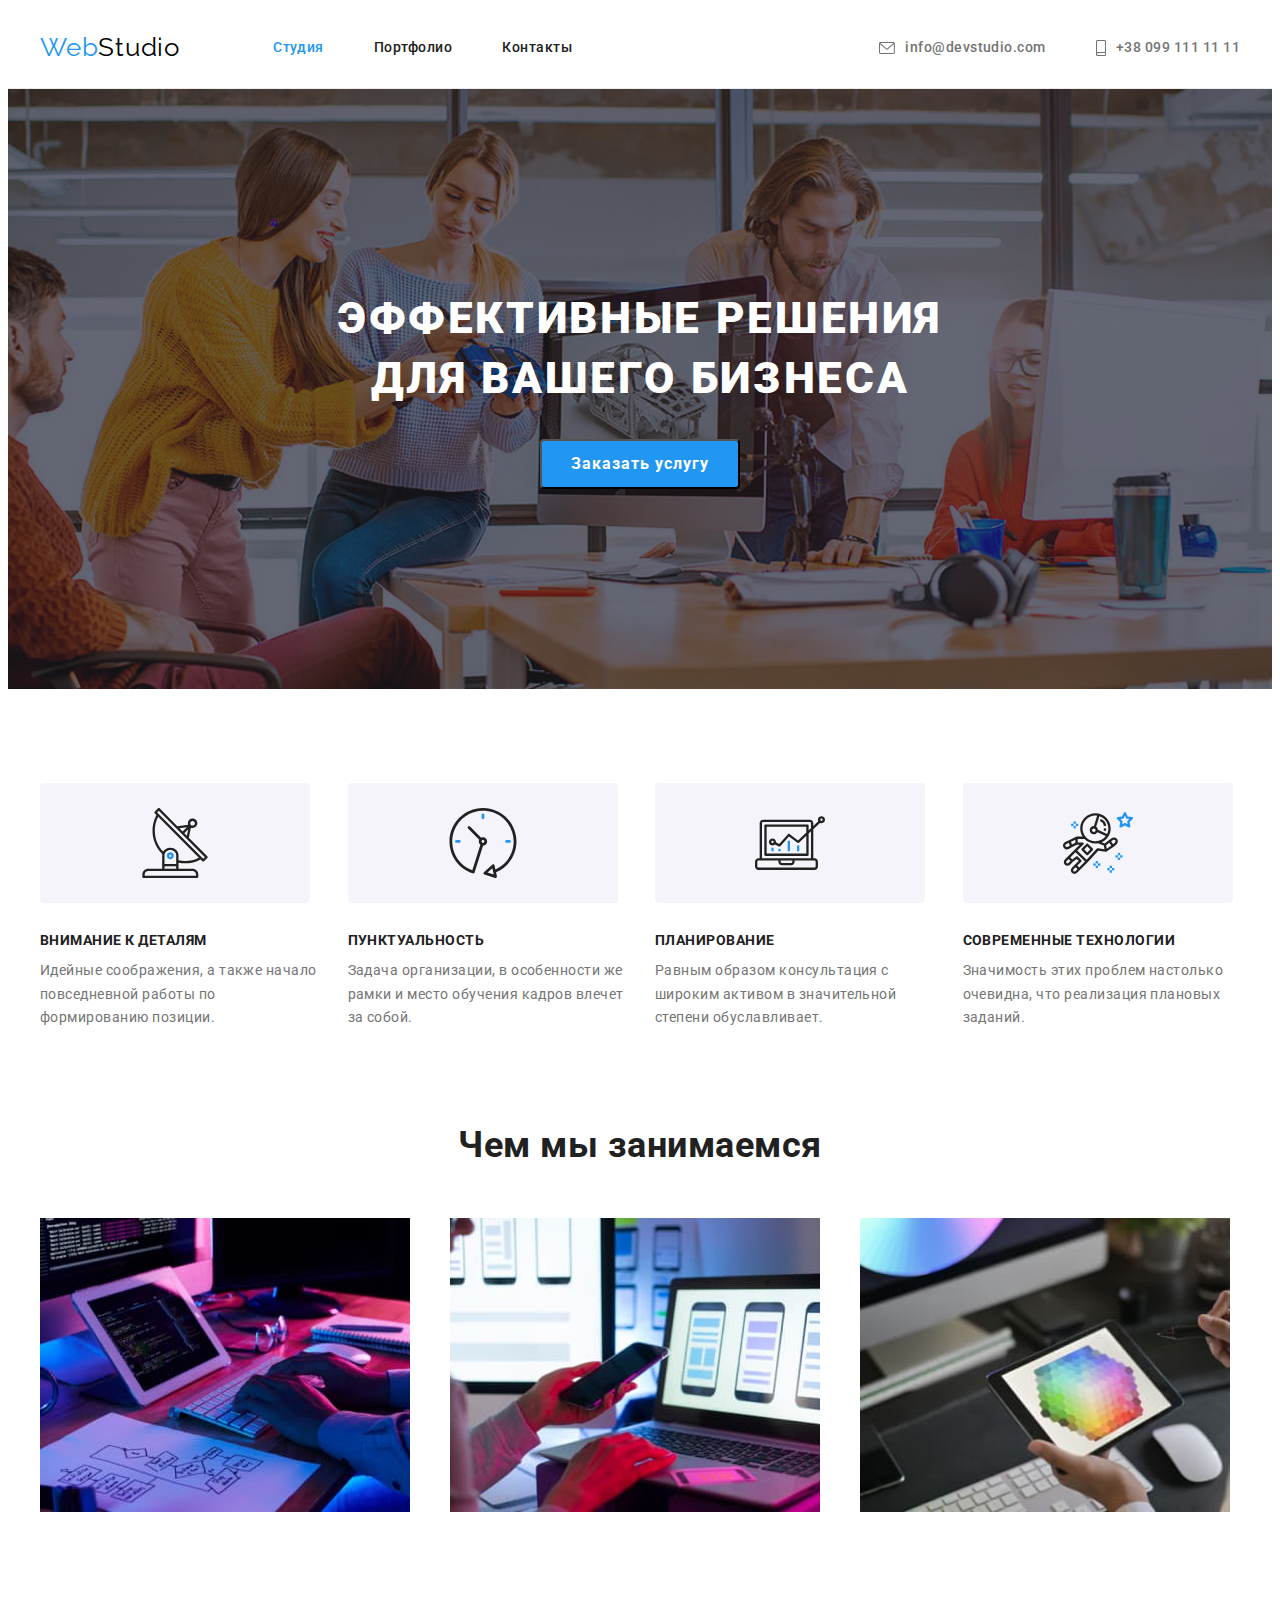
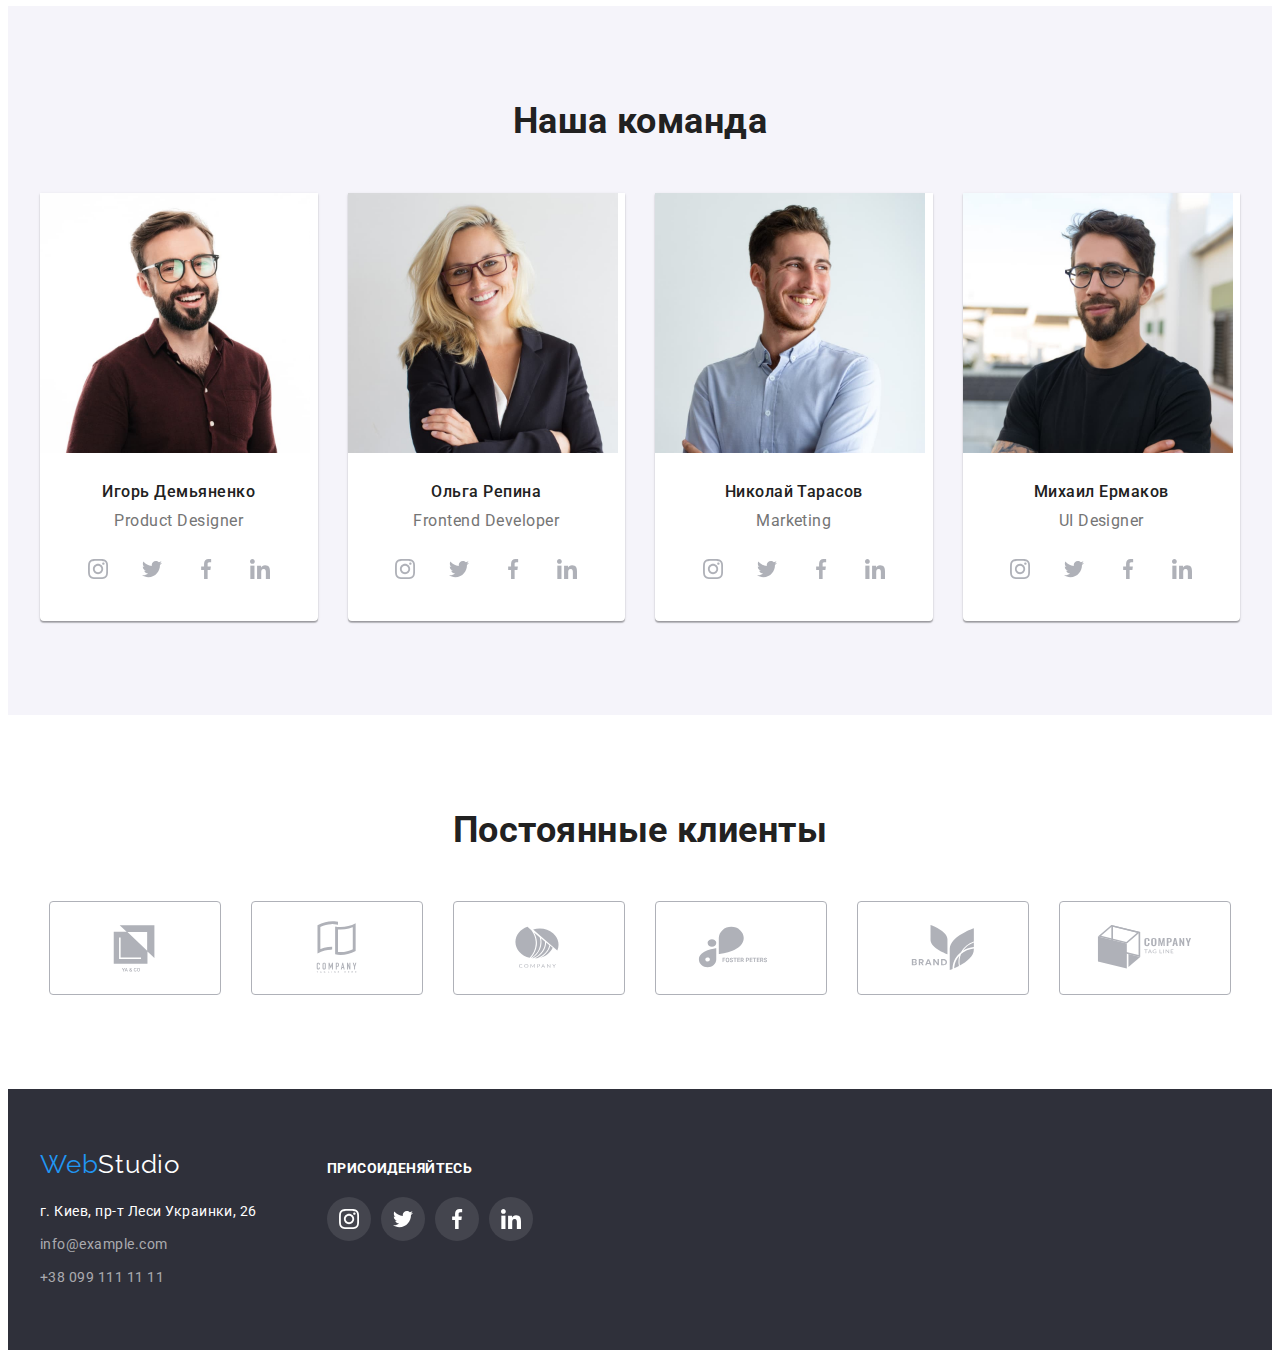
<file: index.html>
<!DOCTYPE html>
<html lang="ru">
<head>
    <meta charset="UTF-8">
    <meta http-equiv="X-UA-Compatible" content="IE=edge">
    <meta name="viewport" content="width=device-width, initial-scale=1.0">
    <title>Document</title>
    <link rel="preconnect" href="https://fonts.googleapis.com">
    <link rel="preconnect" href="https://fonts.gstatic.com" crossorigin>
    <link href="https://fonts.googleapis.com/css2?family=Raleway:wght@700&family=Roboto:wght@400;500;700;900&display=swap"
        rel="stylesheet">
        <link rel="stylesheet" href="https://cdnjs.cloudflare.com/ajax/libs/modern-normalize/1.1.0/modern-normalize.min.css"
            integrity="sha512-wpPYUAdjBVSE4KJnH1VR1HeZfpl1ub8YT/NKx4PuQ5NmX2tKuGu6U/JRp5y+Y8XG2tV+wKQpNHVUX03MfMFn9Q=="
            crossorigin="anonymous" referrerpolicy="no-referrer" />
    <link rel="stylesheet" href="./css/styles.css">
</head>

<body>
    <!-- Шапка -->
    <header class="header">
        <div class="container header-container">
            <nav class="header-nav">
                <a class="logo link" href="">Web<span class="logo-second">Studio</span> </a>
            
                <ul class="header-list list">
                    <li class="header-item"><a class="header-link link current" href="">Студия</a></li>
                    <li class="header-item"><a class="header-link link" href="./portfolio.html">Портфолио</a></li>
                    <li class="header-item"><a class="header-link link" href="">Контакты</a></li>
                </ul>
            </nav>
            <div class="header-contacts">
                <ul class="header-list list">
                    <li class="contacts list"><a class="contacts-link link" href="mailto:info@example.com"> 
                        <svg class="contacts-icon" width="16" height="12">
                        <use href="./images/sprite.svg#icon-envelope"> </use>
                    </svg> info@devstudio.com</a></li>
                    <li class="contacts list"><a class="contacts-link link" href="tel:+380991111111">
                        <svg class="contacts-icon" width="10" height="16">
                            <use href="./images/sprite.svg#icon-smartphone"></use>
                        </svg> +38 099 111 11 11</a></li>
                </ul>
            </div>
        </div>

    </header>

    <main>
        <!-- Герой -->
        <section class="section hero-section">
           <div class="container hero-container">
                <h1 class="hero-title">Эффективные решения для вашего бизнеса</h1>
                <button class="hero-btn btn" type="button">Заказать услугу</button>
        </div>
            </section>
 

        <!-- Описание преимуществ компании -->
        <section class="section benefits-section">
            <h2 class="primary-title visually-hidden">Преимущества компании</h2>
            
            <div class="container benefits-container">
                <ul class="benefits-list list">
                    <li class="benefits-item">
                        <div class="benefits-logo"> <svg class="benefits-icon" >
                            <use href="./images/sprite.svg#icon-antenna-1" width="70" height="70"></use>
                        </svg> </div>
                        <h3 class="benefits-title">Внимание к деталям</h3>
                        <p class="benefits-text">
                            Идейные соображения, а также начало повседневной работы по формированию позиции.
                        </p>
                    </li>
                
                    <li class="benefits-item">
<div class="benefits-logo"> <svg class="benefits-icon">
        <use href="./images/sprite.svg#icon-clock-1" ></use>
    </svg> </div>
                        <h3 class="benefits-title">Пунктуальность</h3>
                        <p class="benefits-text">
                            Задача организации, в особенности же рамки и место обучения кадров влечет за собой.
                        </p>
                    </li>
                
                    <li class="benefits-item">
                        <div class="benefits-logo"> <svg class="benefits-icon">
                                <use href="./images/sprite.svg#icon-diagram-1" width="70" height="70"></use>
                            </svg> </div>
                        <h3 class="benefits-title">Планирование</h3>
                        <p class="benefits-text">
                            Равным образом консультация с широким активом в значительной степени обуславливает.
                        </p>
                    </li>
                
                    <li class="benefits-item">
                        <div class="benefits-logo"> <svg class="benefits-icon">
                                <use href="./images/sprite.svg#icon-astronaut-1" width="70" height="70"></use>
                            </svg> </div>
                        <h3 class="benefits-title">Современные технологии</h3>
                        <p class="benefits-text">
                            Значимость этих проблем настолько очевидна, что реализация плановых заданий.
                        </p>
                    </li>
                </ul>
            </div>
        </section>

        <!-- Описание направления работы -->

        <section class="section">
           <div class="container work-container">
                <h2 class="primary-title">Чем мы занимаемся</h2>
                <ul class="work-list list">
                    <li class="work-item"> <img src="./images/box1.jpg" alt="Рабочее место" width="370"></li>
                    <li class="work-item"><img src="./images/box2.jpg" alt="Компьютер и телефон" width="370"></li>
                    <li class="work-item"><img src="./images/box3.jpg" alt="Планшет" width="370"></li>
                </ul>
           </div>
        </section>

        <!-- Команда -->
        <section class="section team-bgc">
            
            <div class="container team-container"> 
                <h2 class="primary-title">Наша команда</h2>
                <ul class="team-list list">
                    <li class="team-item"><img src="./images/IgorDemianenko.jpg" alt="Игорь Демьяненко" width="270">
                        <div class="team-content">
                            <h3 class="team-title">Игорь Демьяненко</h3>
                            <p class="team-text" lang="en">Product Designer</p>
                            <ul class="social-list list">
                                <li class="social-item"> 
                                    <a href="" class="social-link link">
                                    <svg class="social-icon" width="20" height="20">
                                    <use href="./images/sprite.svg#icon-instagram-2"></use>
                                </svg>
                            </a>
                            </li>
                            <li class="social-item"> 
                                <a href="" class="social-link link">
                                    <svg class="social-icon" width="20" height="20">
                                        <use href="./images/sprite.svg#icon-twitter-1"></use>
                                    </svg>
                                </a>
                            </li>
                            <li class="social-item"> 
                                <a href="" class="social-link link">
                                    <svg class="social-icon" width="20" height="20">
                                        <use href="./images/sprite.svg#icon-facebook-1"></use>
                                    </svg>
                                </a>
                            </li>
                            <li class="social-item"> 
                                <a href="" class="social-link link">
                                    <svg class="social-icon" width="20" height="20">
                                        <use href="./images/sprite.svg#icon-linkedin-1"></use>
                                    </svg>
                                </a>
                            </li>
                            </ul>
                        </div>
                    </li>
                
                    <li class="team-item"><img src="./images/OlgaRepina.jpg" alt="Ольга Репина" width="270">
                    <div class="team-content">
                        <h3 class="team-title">Ольга Репина</h3>
                        <p class="team-text" lang="en">Frontend Developer</p>
                        <ul class="social-list list">
                            <li class="social-item"> <a href="" class="social-link link">
                                    <svg class="social-icon" width="20" height="20">
                                        <use href="./images/sprite.svg#icon-instagram-2"></use>
                                    </svg>
                                </a>
                            </li>
                            <li class="social-item"> <a href="" class="social-link link">
                                    <svg class="social-icon" width="20" height="20">
                                        <use href="./images/sprite.svg#icon-twitter-1"></use>
                                    </svg>
                                </a>
                            </li>
                            <li class="social-item"> <a href="" class="social-link link">
                                    <svg class="social-icon" width="20" height="20">
                                        <use href="./images/sprite.svg#icon-facebook-1"></use>
                                    </svg>
                                </a>
                            </li>
                            <li class="social-item"> <a href="" class="social-link link">
                                    <svg class="social-icon" width="20" height="20">
                                        <use href="./images/sprite.svg#icon-linkedin-1"></use>
                                    </svg>
                                </a>
                            </li>
                            </ul>
                    </div>
                    </li>
                
                    <li class="team-item"><img src="./images/NikTarasov.jpg" alt="Николай Тарасов" width="270">
                        <div class="team-content">
                        <h3 class="team-title">Николай Тарасов</h3>
                        <p class="team-text" lang="en">Marketing</p>
                    <ul class="social-list list">
                        <li class="social-item"> <a href="" class="social-link link">
                                <svg class="social-icon" width="20" height="20">
                                    <use href="./images/sprite.svg#icon-instagram-2"></use>
                                </svg>
                            </a>
                        </li>
                        <li class="social-item"> <a href="" class="social-link link">
                                <svg class="social-icon" width="20" height="20">
                                    <use href="./images/sprite.svg#icon-twitter-1"></use>
                                </svg>
                            </a>
                        </li>
                        <li class="social-item"> <a href="" class="social-link link">
                                <svg class="social-icon" width="20" height="20">
                                    <use href="./images/sprite.svg#icon-facebook-1"></use>
                                </svg>
                            </a>
                        </li>
                        <li class="social-item"> <a href="" class="social-link link">
                                <svg class="social-icon" width="20" height="20">
                                    <use href="./images/sprite.svg#icon-linkedin-1"></use>
                                </svg>
                            </a>
                        </li>
                        </ul>
                    </div>
                    </li>
                
                    <li class="team-item"><img src="./images/MichaelErmakov.jpg" alt="Михаил Ермаков" width="270">
                    <div class="team-content">
                        <h3 class="team-title">Михаил Ермаков</h3>
                        <p class="team-text" lang="en">UI Designer</p>
                    <ul class="social-list list">
                        <li class="social-item"> <a href="" class="social-link link">
                                <svg class="social-icon" width="20" height="20">
                                    <use href="./images/sprite.svg#icon-instagram-2"></use>
                                </svg>
                            </a>
                        </li>
                        <li class="social-item"> <a href="" class="social-link link">
                                <svg class="social-icon" width="20" height="20">
                                    <use href="./images/sprite.svg#icon-twitter-1"></use>
                                </svg>
                            </a>
                        </li>
                        <li class="social-item"> <a href="" class="social-link link">
                                <svg class="social-icon" width="20" height="20">
                                    <use href="./images/sprite.svg#icon-facebook-1"></use>
                                </svg>
                            </a>
                        </li>
                        <li class="social-item"> <a href="" class="social-link link">
                                <svg class="social-icon" width="20" height="20">
                                    <use href="./images/sprite.svg#icon-linkedin-1"></use>
                                </svg>
                            </a>
                        </li>
                        </ul>
                    </div>
                    </li>
                </ul>
            </div>

        </section>

        <!-- Компании -->

        <section class="section">
            <div class="container">
            <h2 class="clients-title">Постоянные клиенты</h2>
            <ul class="clients-list list">
               
                <li class="clients-item">
                    <a href="" class="clients-link">
                    <svg class="clients-icon" >
                        <use href="./images/sprite.svg#icon-Logo" ></use>
                    </svg>
                    </a>
                </li>
                
                <li class="clients-item">
                    <a href="" class="clients-link">
                    <svg class="clients-icon" width="106" height="60">
                        <use href="./images/sprite.svg#icon-Logo-1" ></use>
                    </svg>
                    </a>
                </li>
                
                <li class="clients-item">
                    <a href="" class="clients-link">
                    <svg class="clients-icon" width="106" height="60">
                        <use href="./images/sprite.svg#icon-Logo-2" ></use>
                    </svg>
                    </a>
                </li>
                
                <li class="clients-item">
                    <a href="" class="clients-link">
                    <svg class="clients-icon" width="106" height="60">
                        <use href="./images/sprite.svg#icon-Logo-3" ></use>
                    </svg>
                    </a>
                </li>
                
                <li class="clients-item">
                    <a href="" class="clients-link">
                    <svg class="clients-icon" width="106" height="60">
                        <use href="./images/sprite.svg#icon-Logo-4" ></use>
                    </svg>
                    </a>
                </li>
                
                <li class="clients-item">
                    <a href="" class="clients-link">
                    <svg class="clients-icon" width="106" height="60">
                        <use href="./images/sprite.svg#icon-Logo-5" ></use>
                    </svg>
                    </a>
                </li>
            </ul>
            </div>
        </section>

    </main>

    <!-- футер -->
    <footer class="footer">
        <div class="footer-container container">
    <div>
            <a class="logo link" href="./index.html">Web<span class="footer-logo">Studio</span> </a>
        <address class="address"> 
        <ul class="footer-list list">
            <li class="footer-item"><a class="footer-address link" href="">г. Киев, пр-т Леси Украинки, 26</a></li>
            <li class="footer-item"><a class="footer-contacts link" href="mailto:info@example.com">info@example.com</a></li>
            <li class="footer-item"><a class="footer-contacts link" href="tel:+380991111111">+38 099 111 11 11</a></li>
        </ul>
        </address>
        </div>
        <div class="footer-right">
            <h2 class="footer-right-title">Присоиденяйтесь</h2>
            <ul class="footer-social list">
                <li class="footer-social-item"> <a href="" class="footer-social-link link">
                        <svg class="footer-social-icon" width="20" height="20">
                            <use href="./images/sprite.svg#icon-instagram-2"></use>
                        </svg>
                    </a>
                </li>
                <li class="footer-social-item"> <a href="" class="footer-social-link link">
                        <svg class="footer-social-icon" width="20" height="20">
                            <use href="./images/sprite.svg#icon-twitter-1"></use>
                        </svg>
                    </a>
                </li>
                <li class="footer-social-item"> <a href="" class="footer-social-link link">
                        <svg class="footer-social-icon" width="20" height="20">
                            <use href="./images/sprite.svg#icon-facebook-1"></use>
                        </svg>
                    </a>
                </li>
                <li class="footer-social-item"> <a href="" class="footer-social-link link">
                        <svg class="footer-social-icon" width="20" height="20">
                            <use href="./images/sprite.svg#icon-linkedin-1"></use>
                        </svg>
                    </a>
                </li>
                </ul>
        </div>
</div>
    </footer>
    
</body>
</html>
</file>
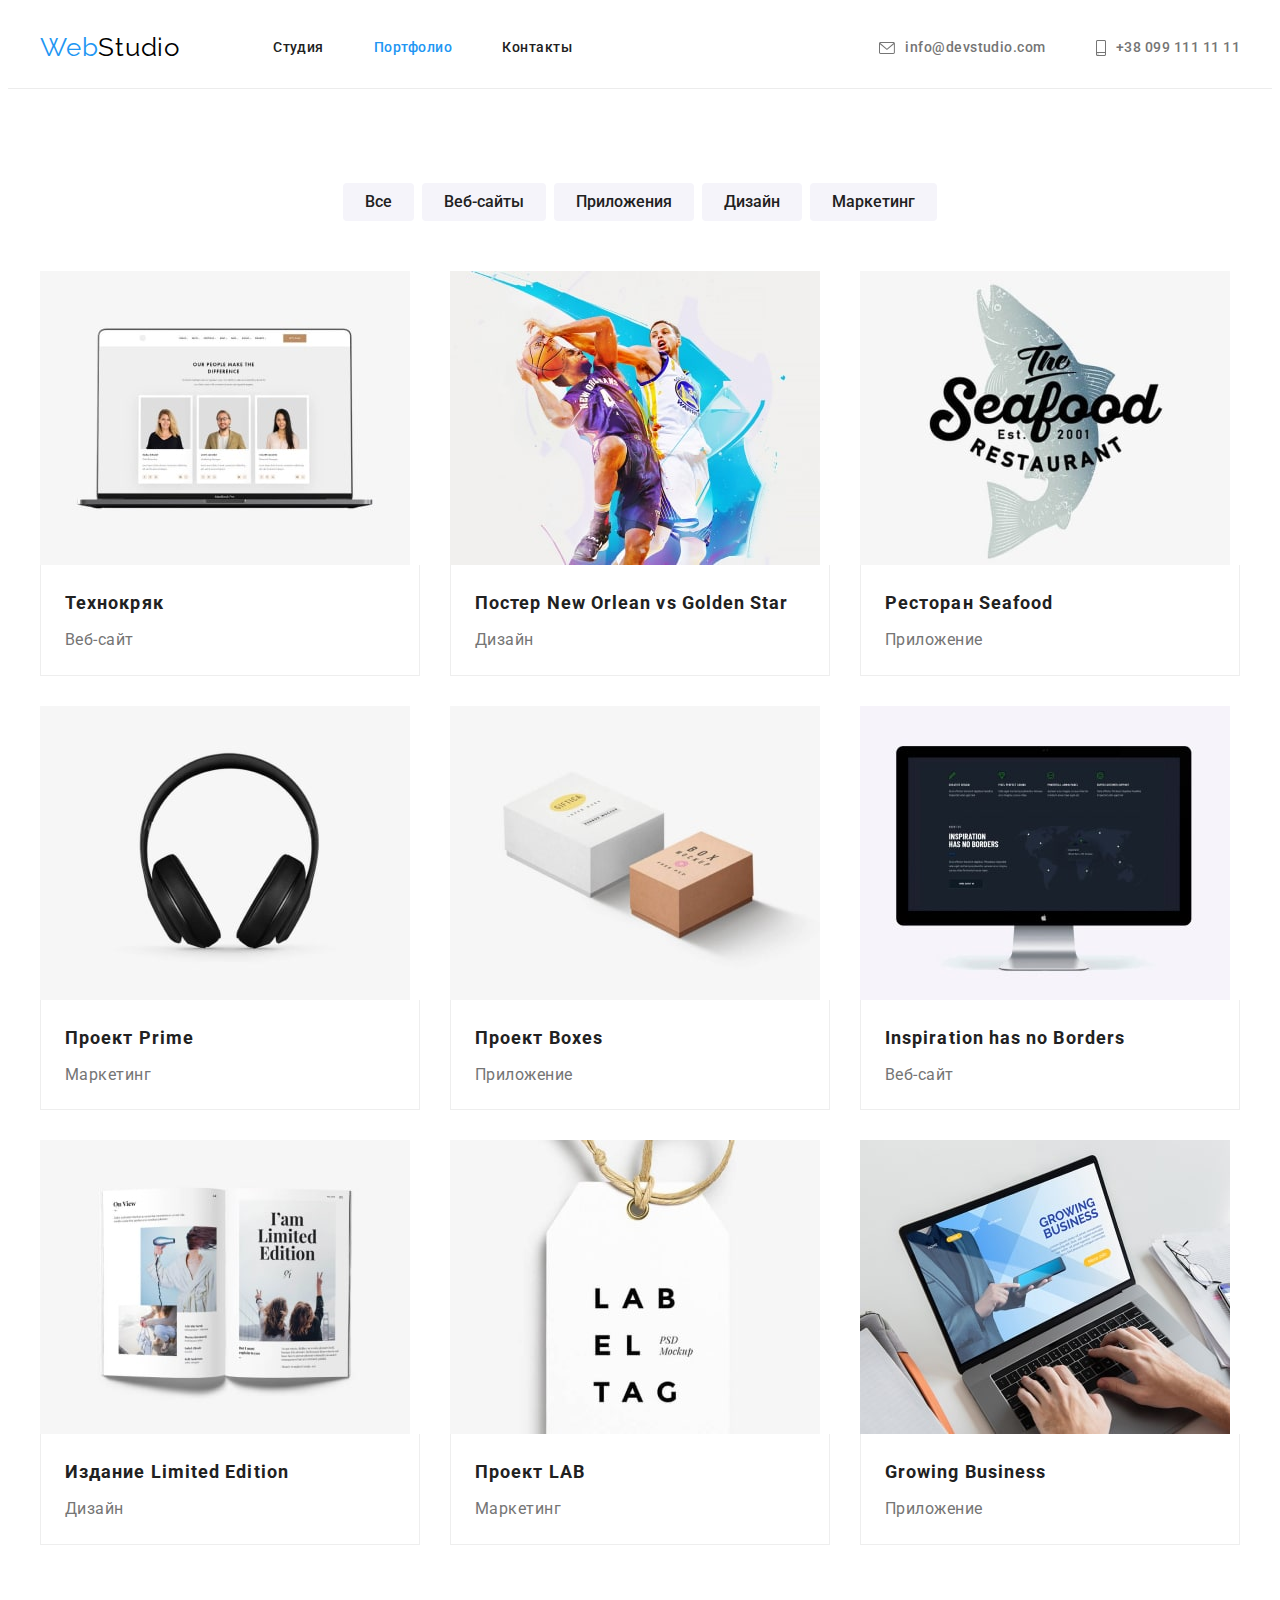
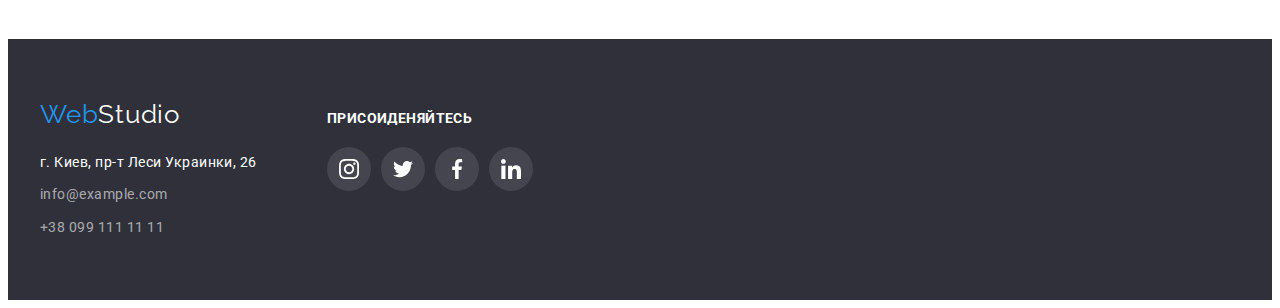
<file: portfolio.html>
<!DOCTYPE html>
<html lang="ru">
<head>
    <meta charset="UTF-8">
    <meta http-equiv="X-UA-Compatible" content="IE=edge">
    <meta name="viewport" content="width=device-width, initial-scale=1.0">
    <title>Portfolio</title>
    <link rel="preconnect" href="https://fonts.googleapis.com">
    <link rel="preconnect" href="https://fonts.gstatic.com" crossorigin>
    <link href="https://fonts.googleapis.com/css2?family=Raleway:wght@700&family=Roboto:wght@400;500;700;900&display=swap"
        rel="stylesheet">
        <link rel="stylesheet" href="https://cdnjs.cloudflare.com/ajax/libs/modern-normalize/1.1.0/modern-normalize.min.css"
            integrity="sha512-wpPYUAdjBVSE4KJnH1VR1HeZfpl1ub8YT/NKx4PuQ5NmX2tKuGu6U/JRp5y+Y8XG2tV+wKQpNHVUX03MfMFn9Q=="
            crossorigin="anonymous" referrerpolicy="no-referrer" />
    <link rel="stylesheet" href="./css/styles.css">
</head>
<body>
    
<!-- Шапка -->
<header class="header">
    <div class="container header-container">
        <nav class="header-nav">
            <a class="logo link" href="./index.html">Web<span class="logo-second">Studio</span> </a>

            <ul class="header-list list">
                <li class="header-item"><a class="header-link link" href="./index.html">Студия</a></li>
                <li class="header-item"><a class="header-link link current" href="./portfolio.html">Портфолио</a></li>
                <li class="header-item"><a class="header-link link" href="">Контакты</a></li>
            </ul>
        </nav>
        <div class="header-contacts">
            <ul class="header-list list">
                <li class="contacts list"><a class="contacts-link link" href="mailto:info@example.com">
                        <svg class="contacts-icon" width="16" height="12">
                            <use href="./images/sprite.svg#icon-envelope"> </use>
                        </svg> info@devstudio.com</a></li>
                <li class="contacts list"><a class="contacts-link link" href="tel:+380991111111">
                        <svg class="contacts-icon" width="10" height="16">
                            <use href="./images/sprite.svg#icon-smartphone"></use>
                        </svg> +38 099 111 11 11</a></li>
            </ul>
        </div>
    </div>

</header>

<main>
    <h1 hidden>Наши роботы</h1>
<section class="menu-section">
<div class="container menu-container">
    <ul class="menu-list list">
        <li class="menu-item"><button type="button" class="menu-btn btn">Все</button></li>
        <li class="menu-item"><button type="button" class="menu-btn btn">Веб-сайты</button></li>
        <li class="menu-item"><button type="button" class="menu-btn btn">Приложения</button></li>
        <li class="menu-item"><button type="button" class="menu-btn btn">Дизайн</button></li>
        <li class="menu-item"><button type="button" class="menu-btn btn">Маркетинг</button></li>
    </ul>
</div>

<div class="container portfolio-container">
    <ul class="portfolio-list list">
        <li class="portfolio-item">
           <a href="" class="portfolio-link link">
            <img src="./images/portfolio1.jpg" alt="Ноутбук" width="370">
           <div class="container-text">
            <h2 class="portfolio-title">Технокряк</h2>
            <p class="portfolio-text">Веб-сайт</p>
            </div>
            </a>
        </li>
        <li class="portfolio-item">
            <a href="" class="portfolio-link link">
            <img src="./images/portfolio2.jpg" alt="Баскетболисты" width="370">
            <div class="container-text">
            <h2 class="portfolio-title">Постер New Orlean vs Golden Star</h2>
            <p class="portfolio-text">Дизайн</p>
            </div>
            </a>
        </li>
        <li class="portfolio-item">
            <a href="" class="portfolio-link link">
            <img src="./images/portfolio3.jpg" alt="Логотип ресторана" width="370">
            <div class="container-text">
            <h2 class="portfolio-title">Ресторан Seafood</h2>
            <p class="portfolio-text">Приложение</p>
            </div>
            </a>
        </li>
        <li class="portfolio-item">
            <a href="" class="portfolio-link link">
            <img src="./images/portfolio4.jpg" alt="Наушники" width="370">
            <div class="container-text">
            <h2 class="portfolio-title">Проект Prime</h2>
            <p class="portfolio-text">Маркетинг</p>
            </div>
            </a>
        </li>
        <li class="portfolio-item">
            <a href="" class="portfolio-link link">
            <img src="./images/portfolio5.jpg" alt="Коробки" width="370">
            <div class="container-text">
            <h2 class="portfolio-title">Проект Boxes</h2>
            <p class="portfolio-text">Приложение</p>
            </div>
            </a>
        </li>
        <li class="portfolio-item">
            <a href="" class="portfolio-link link">
            <img src="./images/portfolio6.jpg" alt="IMac" width="370">
            <div class="container-text">
            <h2 class="portfolio-title">Inspiration has no Borders</h2>
            <p class="portfolio-text">Веб-сайт</p>
            </div>
            </a>
        </li>
        <li class="portfolio-item">
            <a href="" class="portfolio-link link">
            <img src="./images/portfolio7.jpg" alt="Журнал" width="370">
            <div class="container-text">
            <h2 class="portfolio-title">Издание Limited Edition</h2>
            <p class="portfolio-text">Дизайн</p>
            </div>
            </a>
        </li>
        <li class="portfolio-item">
            <a href="" class="portfolio-link link">
            <img src="./images/portfolio8.jpg" alt="Стикер" width="370">
            <div class="container-text">
            <h2 class="portfolio-title">Проект LAB</h2>
            <p class="portfolio-text">Маркетинг</p>
            </div>
            </a>
        </li>
        <li class="portfolio-item">
            <a href="" class="portfolio-link link">
            <img src="./images/portfolio9.jpg" alt="Ноутбук" width="370">
            <div class="container-text">
            <h2 class="portfolio-title">Growing Business</h2>
            <p class="portfolio-text">Приложение</p>
            </div>
            </a>
        </li>
    
    
    </ul>
</div>

</section>
</main>

<!-- футер -->
<footer class="footer">
    <div class="footer-container container">
        <div>
            <a class="logo link" href="./index.html">Web<span class="footer-logo">Studio</span> </a>
            <address class="address">
                <ul class="footer-list list">
                    <li class="footer-item"><a class="footer-address link" href="">г. Киев, пр-т Леси Украинки, 26</a>
                    </li>
                    <li class="footer-item"><a class="footer-contacts link"
                            href="mailto:info@example.com">info@example.com</a></li>
                    <li class="footer-item"><a class="footer-contacts link" href="tel:+380991111111">+38 099 111 11
                            11</a></li>
                </ul>
            </address>
        </div>
        <div class="footer-right">
            <h2 class="footer-right-title">Присоиденяйтесь</h2>
            <ul class="footer-social list">
                <li class="footer-social-item"> <a href="" class="footer-social-link link">
                        <svg class="footer-social-icon" width="20" height="20">
                            <use href="./images/sprite.svg#icon-instagram-2"></use>
                        </svg>
                    </a>
                </li>
                <li class="footer-social-item"> <a href="" class="footer-social-link link">
                        <svg class="footer-social-icon" width="20" height="20">
                            <use href="./images/sprite.svg#icon-twitter-1"></use>
                        </svg>
                    </a>
                </li>
                <li class="footer-social-item"> <a href="" class="footer-social-link link">
                        <svg class="footer-social-icon" width="20" height="20">
                            <use href="./images/sprite.svg#icon-facebook-1"></use>
                        </svg>
                    </a>
                </li>
                <li class="footer-social-item"> <a href="" class="footer-social-link link">
                        <svg class="footer-social-icon" width="20" height="20">
                            <use href="./images/sprite.svg#icon-linkedin-1"></use>
                        </svg>
                    </a>
                </li>
                </ul>
        </div>
    </div>
</footer>

</body>
</html>
</file>
<file: css/styles.css>
:root {
  --primary-title-color: #212121;
  --primary-text-color: #757575;
  --secondary-text-colof: #ffffff;
  --primary-backgroud-color: #ffffff;
  --secondary-background-color: #f5f4fa;
  --third-background-color: #2f303a;
  --accent-color: #2196f3;
}

h1,
h2,
h3,
h4,
h5,
h6,
p {
  margin: 0;
}

ul {
  margin: 0;
  padding-left: 0;
}

img {
  display: block;
  max-width: 100%;
  height: auto;
}

body {
  font-family: Roboto, sans-serif;
  letter-spacing: 0.03em;

  background-color: var(--primary-backgroud-color);
  color: var(--primary-title-color);
}

.header {
  border-bottom: 1px solid rgba(236, 236, 236, 1);
}

.primary-title {
  font-weight: 700;
  font-size: 36px;
  line-height: 1.2;
  text-align: center;
}

.list {
  padding: 0;
  margin: 0;
  list-style: none;
}

.link {
  text-decoration: none;
}

.btn {
  cursor: pointer;
  text-decoration: none;
  font-family: inherit;
  border-radius: 4px;
}

img {
  display: block;
  max-width: 100%;
}

.visually-hidden {
  position: absolute;
  width: 1px;
  height: 1px;
  margin: -1px;
  padding: 0;
  overflow: hidden;
  border: 0;
  clip: rect(0 0 0 0);
}

.container {
  width: 1200px;
  margin: 0 auto;
  padding-left: 15px;
  padding-right: 15px;
}

.section {
  padding-top: 94px;
  padding-bottom: 94px;
}

/* -----HEADER------ */

.header-container {
  display: flex;
  align-items: center;
}

.logo {
  font-family: Raleway, sans-serif;
  font-size: 26px;
  line-height: 1.2;
  letter-spacing: 0.03em;
  color: var(--accent-color);
}
.logo:hover,
.logo:focus {
  color: var(--accent-color);
}

.logo-second {
  color: #000000;
}
.logo-second:hover,
.logo-second:focus {
  color: var(--accent-color);
}

.header-nav {
  display: flex;
  align-items: center;
}

.header-list {
  display: flex;
  align-items: center;
  margin-left: 93px;
  padding-left: 0px;
}

.header-list .link {
  display: flex;
  align-items: center;
  padding-top: 32px;
  padding-bottom: 32px;
}

.header-item:not(:last-child) {
  margin-right: 50px;
}

.header-link {
  font-weight: 500;
  font-size: 14px;
  line-height: 1.14;
  color: var(--primary-title-color);
}

.header-list .current {
  color: var(--accent-color);
}

.header-link:hover,
.header-link:focus {
  color: var(--accent-color);
}

.header-contacts {
  margin-left: auto;
}

.contacts:not(:last-child) {
  margin-right: 50px;
}

.contacts-link {
  font-weight: 500;
  font-size: 14px;
  line-height: 1.14;
  color: var(--primary-text-color);
}
.contacts-link:hover,
.contacts-link:focus {
  color: var(--accent-color);
}

.contacts-icon {
  fill: currentColor;
  margin-right: 10px;
}

/* ----Hero-----*/

.hero-section {
  background-color: #2f303a;
  padding: 200px 0;
  background-image: linear-gradient(
      rgba(47, 48, 58, 0.4),
      rgba(47, 48, 58, 0.4)
    ),
    url(../images/Img.png);
  background-repeat: no-repeat;
  background-position: center;
  background-size: cover;
  max-width: 1600px;
  margin-left: auto;
  margin-right: auto;
}

.hero-title {
  margin: 0 auto;
  max-width: 695px;
  margin-bottom: 30px;
  font-weight: 900;
  font-size: 44px;
  line-height: 1.36;
  letter-spacing: 0.06em;
  text-transform: uppercase;
  text-align: center;

  color: var(--secondary-text-colof);
}

.hero-btn {
  display: block;
  margin: 0 auto;
  width: 200px;
  height: 50px;
  font-weight: 700;
  font-size: 16px;
  line-height: 1.87;
  letter-spacing: 0.06em;

  color: var(--secondary-text-colof);
  background-color: var(--accent-color);
}

/* -------Benefits---------- */

.benefits-section {
  padding-bottom: 0;
}

.benefits-container {
  display: flex;
  flex-wrap: wrap;
}

.benefits-list {
  display: flex;
  align-items: center;
  margin-left: -30px;
}

.benefits-item {
  flex-basis: calc(100% / 4 - 30px);
  margin-left: 30px;
}

.benefits-logo {
  width: 270px;
  height: 120px;
  display: flex;
  justify-content: center;
  align-items: center;
  background-color: var(--secondary-background-color);
  border-radius: 4px;
}

.benefits-icon {
  width: 70px;
  height: 70px;
}

.benefits-title {
  margin-top: 30px;
  font-weight: 700;
  font-size: 14px;
  line-height: 1.14;
  text-transform: uppercase;
}

.benefits-text {
  margin-top: 10px;
  font-weight: 400;
  font-size: 14px;
  line-height: 1.71;
  color: var(--primary-text-color);
}

/* -----Work------- */

.work-list {
  display: flex;
  margin-top: 50px;
  margin-left: -30px;
}

.work-item {
  flex-basis: calc(100% / 3 - 30px);
  margin-left: 30px;
}

/* ------Team------- */

.team-bgc {
  background-color: var(--secondary-background-color);
}

.team-list {
  display: flex;
  flex-wrap: wrap;
  margin-top: 50px;
  margin-left: -30px;
}

.team-item {
  flex-basis: calc(100% / 4 - 30px);
  margin-left: 30px;

  background: var(--primary-backgroud-color);

  box-shadow: 0px 1px 3px rgba(0, 0, 0, 0.12), 0px 1px 1px rgba(0, 0, 0, 0.14),
    0px 2px 1px rgba(0, 0, 0, 0.2);
  border-radius: 0px 0px 4px 4px;
}

.team-content {
  padding: 30px;
}

.team-title {
  font-weight: 500;
  font-size: 16px;
  line-height: 1.18;
  text-align: center;

  color: var(--primary-title-color);
}

.team-text {
  margin-top: 10px;
  font-size: 16px;
  line-height: 1.18;
  text-align: center;

  color: var(--primary-text-color);
}

.social-list {
  display: flex;
  justify-content: center;
  margin-top: 16px;
}

.social-item {
  width: 44px;
  height: 44px;
}

.social-item + .social-item {
  margin-left: 10px;
}

.social-link {
  display: flex;
  align-items: center;
  justify-content: center;
  width: 100%;
  height: 100%;
}

.social-link:hover,
.social-link:focus {
  background-color: var(--accent-color);
  border-radius: 50%;
}

.social-link:hover .social-icon,
.social-link:focus .social-icon {
  fill: #ffffff;
}

.social-icon {
  fill: rgba(175, 177, 184, 1);
}

/* -------Clients----- */

.clients-title {
  font-weight: bold;
  font-size: 36px;
  line-height: calc(42 / 36);
  text-align: center;
}

.clients-list {
  display: flex;
  justify-content: center;
  align-items: center;
  margin-top: 50px;
}

/* .clients-item:hover,
.clients-item:focus {
  border: 1px solid var(--accent-color);
} */

.clients-item + .clients-item {
  margin-left: 30px;
}

.clients-link {
  display: flex;
  justify-content: center;
  align-items: center;
  width: 170px;
  height: 92px;
  border: 1px solid rgba(175, 177, 184, 1);
  border-radius: 4px;
}
.clients-link:hover,
.clients-link:focus {
  border-color: var(--accent-color);
}

.clients-link:hover .clients-icon,
.clients-link:focus .clients-icon {
  fill: var(--accent-color);
}

.clients-icon {
  width: 106px;
  height: 60px;
  fill: #afb1b8;
}

/* ------Footer------- */

.footer {
  padding: 60px 0px 60px;

  background-color: var(--third-background-color);
}

.footer-container {
  display: flex;
}

.footer-logo {
  color: var(--secondary-text-colof);
}
.footer-logo:hover,
.footer-logo:focus {
  color: var(--accent-color);
}

.address {
  font-style: normal;
}

.footer-list {
  margin-top: 20px;
}

.footer-item:nth-child(n + 2) {
  margin-top: 9px;
}

.footer-address {
  font-size: 14px;
  line-height: 1.71;

  color: var(--secondary-text-colof);
}

.footer-contacts {
  font-size: 14px;
  line-height: 1.71;

  color: rgba(255, 255, 255, 0.6);
}

.footer-address:hover,
.footer-address:focus {
  color: var(--accent-color);
}

.footer-contacts:hover,
.footer-contacts:focus {
  color: var(--accent-color);
}

.footer-right {
  width: 206px;
  height: 80px;
  padding-top: 12px;
  margin-left: 70px;
}

.footer-right-title {
  font-weight: 700;
  font-size: 14px;
  line-height: 1.14;
  letter-spacing: 0.03em;
  text-transform: uppercase;
  color: #ffffff;
}

.footer-social {
  display: flex;
  justify-content: center;
  margin-top: 20px;
}

.footer-social-link {
  width: 100%;
  height: 100%;
  display: flex;
  justify-content: center;
  align-items: center;
  border-radius: 50%;
  background-color: rgba(255, 255, 255, 0.1);
}

.footer-social-link:hover,
.footer-social-link:focus {
  background-color: var(--accent-color);
}

.footer-social-item {
  width: 44px;
  height: 44px;
}

.footer-social-item + .footer-social-item {
  margin-left: 10px;
}

.footer-social-icon {
  fill: #ffffff;
}

/* --------Portfolio-------- */

.menu-section {
  padding-top: 94px;
  padding-bottom: 94px;
}

.menu-list {
  display: flex;
  justify-content: center;
  margin-bottom: 50px;
  margin-left: -8px;
}

.menu-item {
  margin-left: 8px;
}

.menu-btn {
  padding: 6px 22px;
  font-weight: 500;
  border: none;
  font-size: 16px;
  line-height: 1.6;
  text-align: center;
  color: var(--primary-title-color);
  background-color: var(--secondary-background-color);
}

.menu-btn:hover,
.menu-btn:focus {
  color: var(--secondary-text-colof);
  background-color: var(--accent-color);
  box-shadow: 0px 3px 1px rgba(0, 0, 0, 0.1), 0px 1px 2px rgba(0, 0, 0, 0.08),
    0px 2px 2px rgba(0, 0, 0, 0.12);
}

.portfolio-list {
  display: flex;
  flex-wrap: wrap;
  margin-left: -30px;
  margin-top: -30px;
}

.portfolio-item {
  flex-basis: calc(100% / 3 - 30px);
  margin-left: 30px;
  margin-top: 30px;
}

.portfolio-link {
  display: block;
}

.portfolio-link:hover,
.portfolio-link:focus {
  box-shadow: 0px 1px 1px rgba(0, 0, 0, 0.12), 0px 4px 4px rgba(0, 0, 0, 0.06),
    1px 4px 6px rgba(0, 0, 0, 0.16);
}

.container-text {
  padding: 20px 24px;
  border: 1px solid #eeeeee;
  border-top: none;
}

.portfolio-title {
  font-weight: 700;
  font-size: 18px;
  line-height: 2;
  letter-spacing: 0.06em;
  color: var(--primary-title-color);
}

.portfolio-text {
  margin-top: 4px;
  font-size: 16px;
  line-height: 1.87;
  color: var(--primary-text-color);
}
</file>
